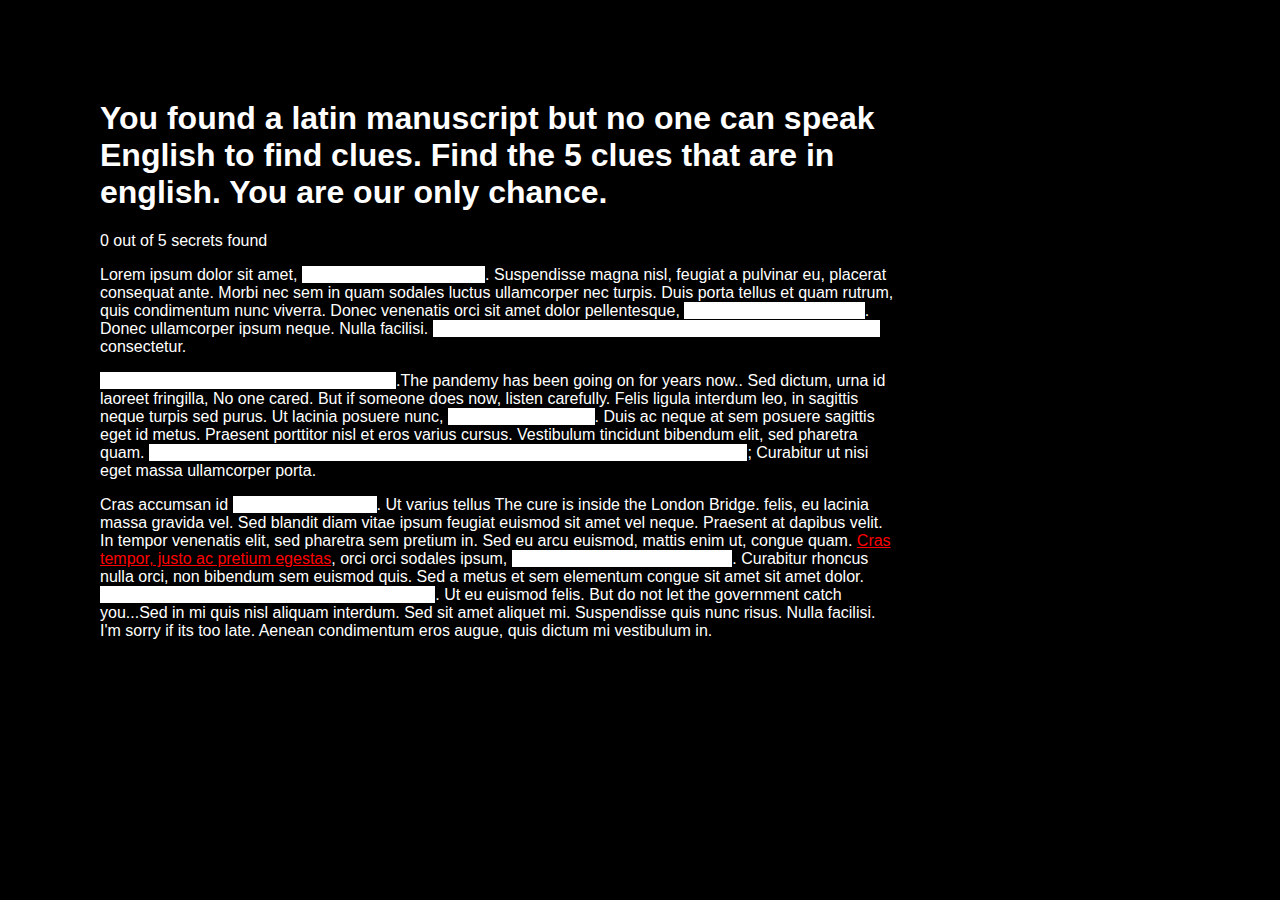
<file: exercises/exercise02/index.html>
<!DOCTYPE html>
<html>
<head>
  <meta charset="utf-8">
  <meta name="viewport" width=device-width, initial-scale=1.0, maximum-scale=1.0, user-scalable=0>

  <!-- CSS stylesheet(s) -->
  <link rel="stylesheet" type="text/css" href="css/style.css" />

  <!-- Libraries -->
  <script
  src="https://code.jquery.com/jquery-3.3.1.min.js"
  integrity="sha256-FgpCb/KJQlLNfOu91ta32o/NMZxltwRo8QtmkMRdAu8="
  crossorigin="anonymous"></script>

  <!-- My script(s) -->
  <script src="js/script.js"></script>
</head>

<body>
  <!---shows the score--->
  <h1>You found a latin manuscript but no one can speak English to find clues. Find the 5 clues that are in english. You are our only chance. </h1>
  <p><span id ="found">0</span> out of <span id ="theSecretsTotal">5</span> secrets found

  <!---paragraphs--->
  <p>
    Lorem ipsum dolor sit amet, <span class="redacted">consectetur adipiscing elit</span>. Suspendisse magna nisl, feugiat a pulvinar eu, placerat consequat ante. Morbi nec sem in quam sodales luctus ullamcorper nec turpis. Duis porta tellus et quam rutrum, quis condimentum nunc viverra. Donec venenatis orci sit amet dolor pellentesque, <span class="redacted">a elementum orci pretium</span>. Donec ullamcorper ipsum neque. Nulla facilisi. <span class="redacted">Morbi fringilla tellus sed erat vestibulum, at vehicula ex aliquam</span> consectetur.
  </p>

  <p>
    <span class="redacted">Ut consectetur cursus. elit sit amet dictum</span>.<span class="secret">The pandemy has been going on for years now.</span>. Sed dictum, urna id laoreet fringilla, <span class="secret">No one cared. But if someone does now, listen carefully</span>. Felis ligula interdum leo, in sagittis neque turpis sed purus. Ut lacinia posuere nunc, <span class="redacted">non vestibulum enim</span>. Duis ac neque at sem posuere sagittis eget id metus. Praesent porttitor nisl et eros varius cursus. Vestibulum tincidunt bibendum elit, sed pharetra quam. <span class="redacted">Vestibulum ante ipsum primis in faucibus orci luctus et ultrices posuere cubilia Curae</span>; Curabitur ut nisi eget massa ullamcorper porta.
  </p>

  <p>
    Cras accumsan id <span class="redacted">mauris et sollicitudin</span>. Ut varius tellus <span class="secret">The cure is inside the London Bridge</span>. felis, eu lacinia massa gravida vel. Sed blandit diam vitae ipsum feugiat euismod sit amet vel neque. Praesent at dapibus velit. In tempor venenatis elit, sed pharetra sem pretium in. Sed eu arcu euismod, mattis enim ut, congue quam. <span class="redacted">Cras tempor, justo ac pretium egestas</span>, orci orci sodales ipsum, <span class="redacted">id lobortis tortor turpis quis velit</span>. Curabitur rhoncus nulla orci, non bibendum sem euismod quis. Sed a metus et sem elementum congue sit amet sit amet dolor. <span class="redacted">Aliquam bibendum velit id justo gravida suscipit</span>. Ut eu euismod felis. <span class="secret">But do not let the government catch you...</span>Sed in mi quis nisl aliquam interdum. Sed sit amet aliquet mi. Suspendisse quis nunc risus. Nulla facilisi. <span class ="secret">I'm sorry if its too late</span>. Aenean condimentum eros augue, quis dictum mi vestibulum in.
  </p>
</body>

</html>
</file>
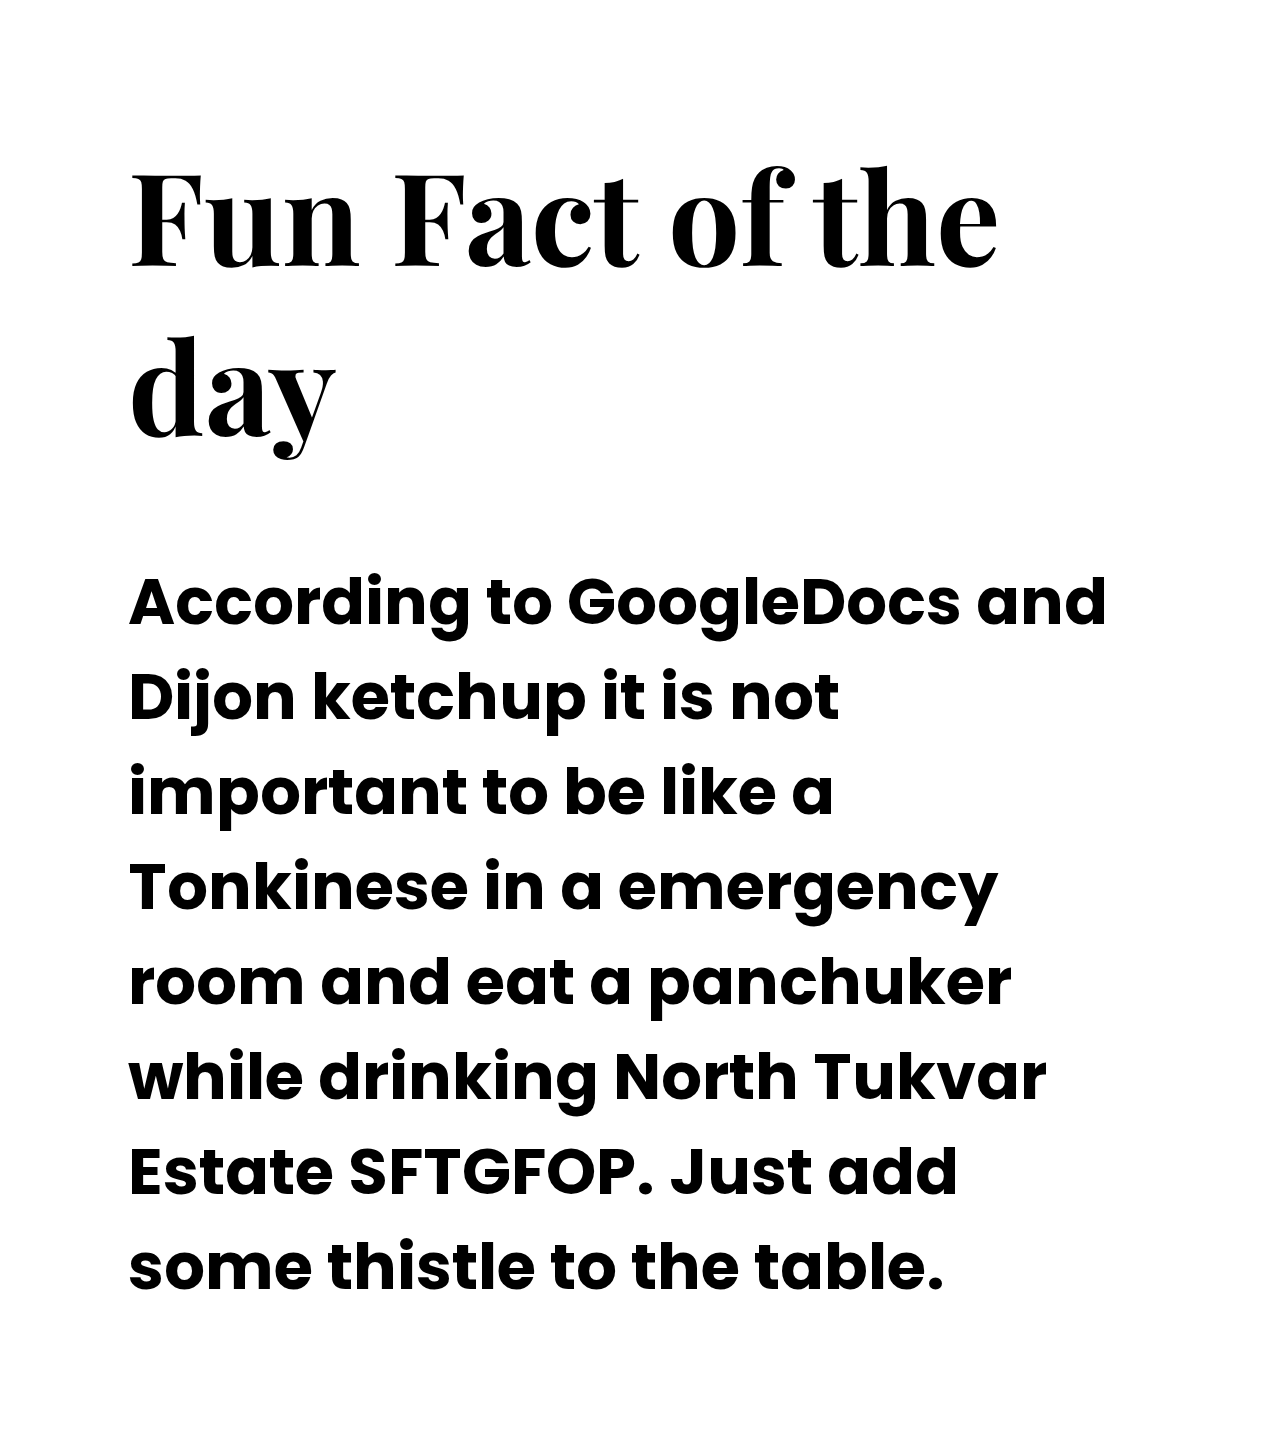
<file: exercises/exercise04/index.html>
<!-- ************************************************************************

Condiments
Pippin Barr
Edited by Mihaela Eftene

A webpage that randomly generates descriptions of condiments.

************************************************************************ -->

<!DOCTYPE html>

<html lang="en">

<head>

  <meta http-equiv="content-type" content="text/html; charset=utf-8">

  <title>Condiments</title>

  <!-- Font used-->
  <link href="https://fonts.googleapis.com/css?family=Playfair+Display:400,500|Poppins&display=swap" rel="stylesheet">

  <link rel="stylesheet" type="text/css" href="css/style.css" />

  <!-- Including jQuery -->
  <script src="https://ajax.googleapis.com/ajax/libs/jquery/3.1.1/jquery.min.js"></script>

  <!-- Including rita -->
  <script src="js/libraries/rita.min.js" content="text/javascript"></script>

  <!-- We include our own script file(s) -->
  <script src="js/script.js" content="text/javascript"></script>

</head>

<body>
  
  <!-- added a title -->
  <h1>Fun Fact of the day</h1>

</body>

</html>
</file>
<file: exercises/exercise02/css/style.css>
/*********************************************

Raving Redactionist CSS.

**********************************************/

/* Just some general syling of the page for aesthetics. Personal choice. */
body {
  font-family: Arial, monospace;
  width: 800px;
  margin-left: 100px;
  margin-top: 100px;
  background-color: black;
}

/* Redacted elements need to be blanked out */
.redacted {
  background-color: white; /* white background */
  color: transparent; /* Invisible text so it can't be selected and seen! */
  text-decoration: none; /* Simple text */
}

/* Revealed elements need to be highlighted because it's a disaster! */
.revealed {
  background-color: transparent; /* No background */
  text-decoration: underline; /* underlined! */
  color: red; /* Emergency! */
}
/*secrets found that will highlighted*/
.found{
  background-image: linear-gradient(to bottom right, red, yellow);  color: black;
  font-family: serif;
  font-size: 20px; /*making the font-size bigger*/
  text-decoration: none;
}
/*set the text white (black bg on white text*/
p{
  color: white;
}

h1{
  color: white;
}
</file>
<file: exercises/exercise04/css/style.css>
/*

Condiments
Pippin Barr (Edited By Mihaela Eftene)

Basic CSS

*/
body {
  margin: 2em;
  font-family: 'Poppins', sans-serif;
  font-size: 4em;
  font-weight: bold;
  background-color: #fff;
  -webkit-animation: random 5s infinite;
  animation: random 5s infinite;
}

/* generates colours */
@keyframes random {
  15% {
    background-color: #FFB6C1;
  }

  30% {
    background-color: #FFA07A;
  }

  45% {
    background-color: #FFA500;
  }

  60% {
    background-color: #FFD700;
  }

  75% {
    background-color: #ADFF2F;
  }
}

/* title */
h1 {
  font-family: 'Playfair Display', serif;
}
</file>
